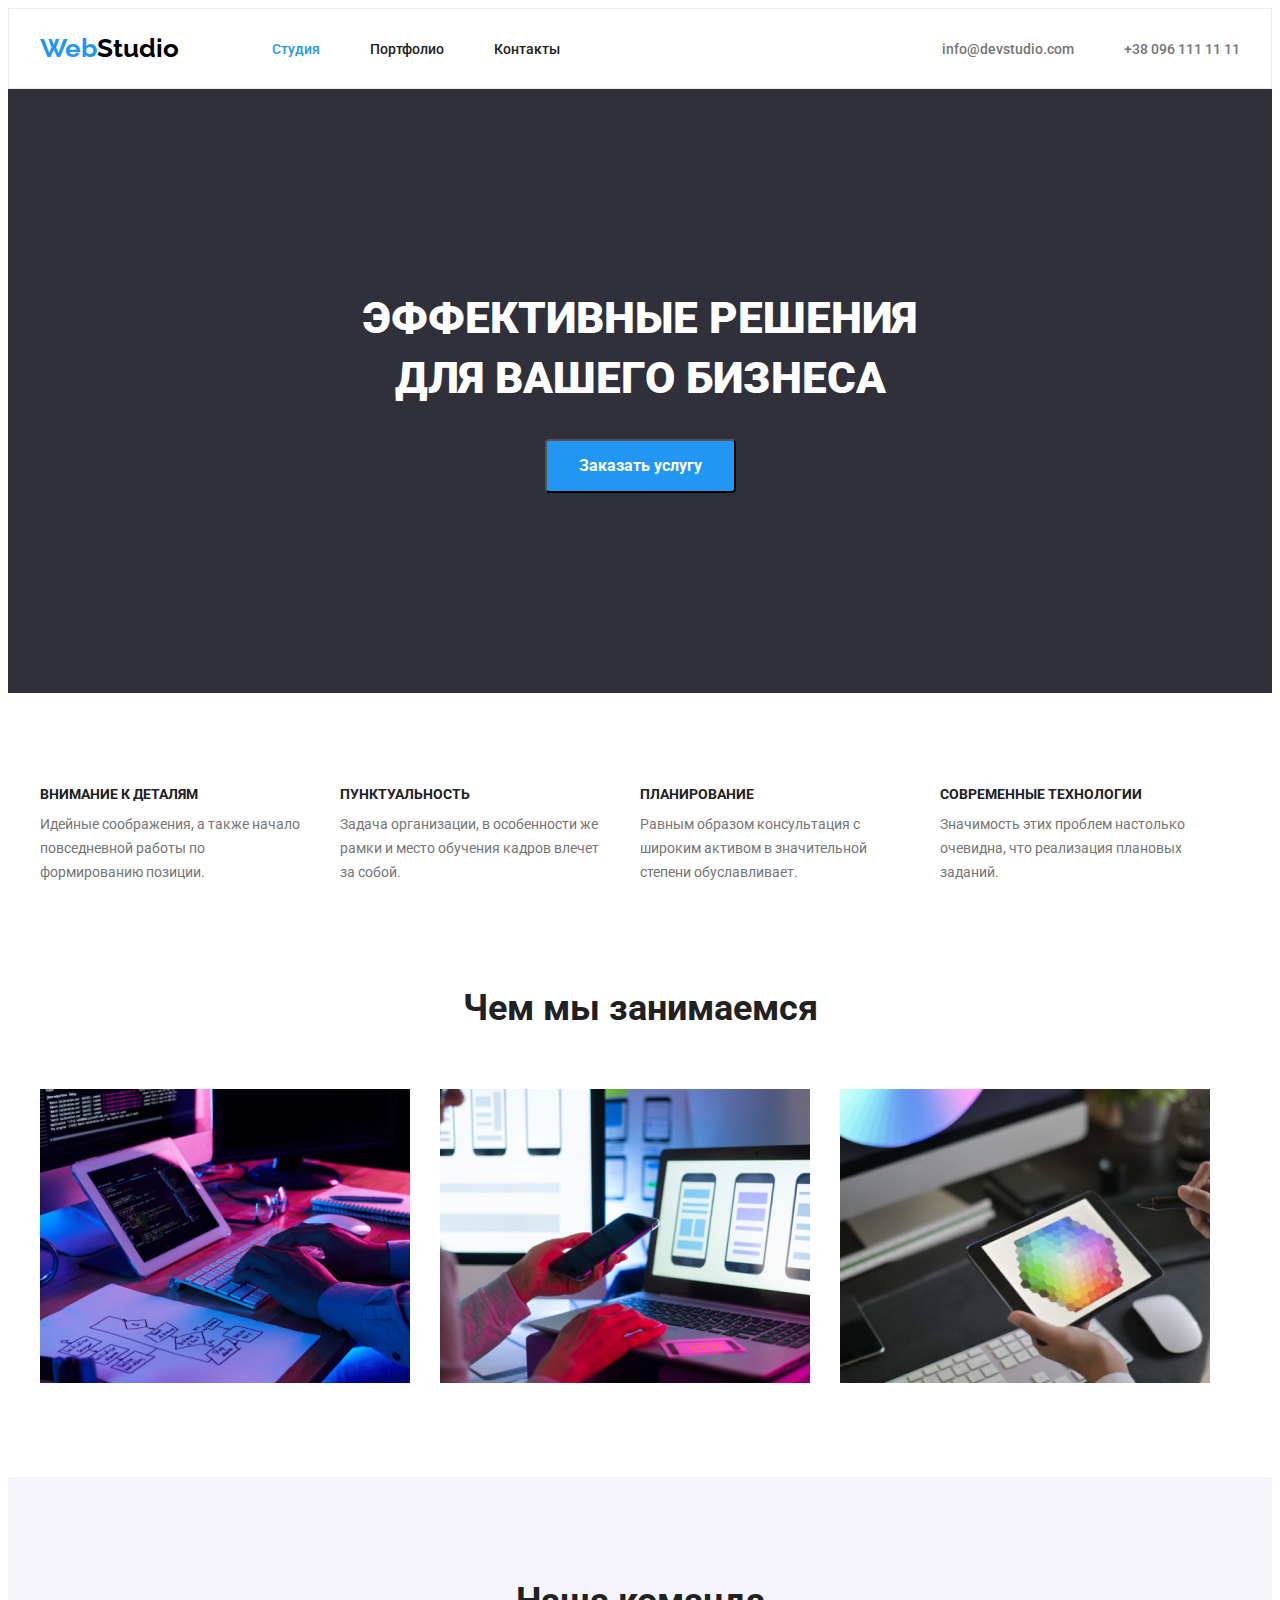
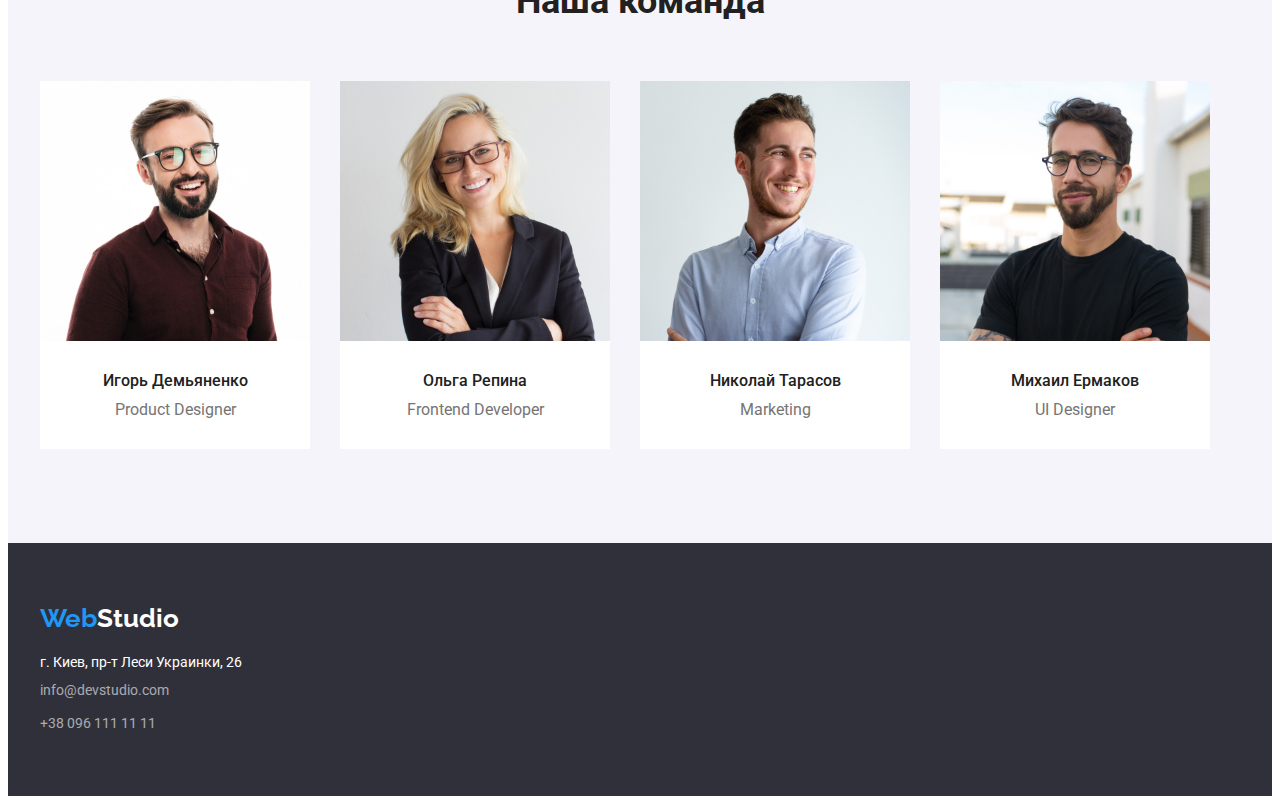
<file: index.html>
<!DOCTYPE html>
<html lang="en">

<head>
    <meta charset="UTF-8">
    <meta http-equiv="X-UA-Compatible" content="IE=edge">
    <meta name="viewport" content="width=device-width, initial-scale=1.0">
    <title>Document</title>
    <link href="https://fonts.googleapis.com/css2?family=Raleway:wght@700&family=Roboto:wght@400;500;700;900&display=swap"
        rel="stylesheet">
    <link rel="stylesheet" href="https://cdnjs.cloudflare.com/ajax/libs/modern-normalize/1.1.0/modern-normalize.min.css"
        integrity="sha512-wpPYUAdjBVSE4KJnH1VR1HeZfpl1ub8YT/NKx4PuQ5NmX2tKuGu6U/JRp5y+Y8XG2tV+wKQpNHVUX03MfMFn9Q=="
        crossorigin="anonymous" referrerpolicy="no-referrer" />
    <link rel="stylesheet" href="./css/styles.css">
</head>

<body>
    <!--Шапка-->
    <header class="header">
    <div class="container main-nav">   
        <nav class="nav">
                <a href="" class="logo">
                    <span>Web</span>Studio
                </a>
            <!-- Навігація-->
            <ul class="site-nav">
                <li class="item"><a href="./index.html" class="link current">Студия</a></li>
                <li class="item"><a href="./portfolio.html" class="link">Портфолио</a></li>
                <li class="item"><a href="" class="link">Контакты</a></li>
            </ul>
        </nav> 
        <!-- Контакти-->
        
        <ul class="contacts-list">
            <!-- Link to e-mail address -->
            <li class="item"><a href="mailto:info@devstudio.com" class="link">info@devstudio.com</a></li>
            <!-- Link to phone number  -->
            <li class="item"><a href="tel:+380961111111" class="link">+38 096 111 11 11</a> </li>
        </ul>
    </div>
    </header>
    <main> 
        <!--Герой-->
        <section class="hero">
            <h1 class="hero-title">Эффективные решения<br> для вашего бизнеса</h1>
            <button type="button" class="button">Заказать услугу</button>
        </section>
        <!--Переваги-->
        <section class="section section-preference">
            <div class="container">
                <ul class="preference">
                    <li class="item">
                        <h3 class="preference-title">Внимание к деталям</h3>
                        <p class="preference-text">Идейные соображения, а также начало повседневной работы по формированию позиции.</p>
                    </li>

                    <li class="item">
                        <h3 class="preference-title">Пунктуальность</h3>
                        <p class="preference-text">Задача организации, в особенности же рамки и место обучения кадров влечет за собой.</p>
                    </li>
                    <li class="item">
                        <h3 class="preference-title">Планирование</h3>
                        <p class="preference-text">Равным образом консультация с широким активом в значительной степени обуславливает.</p>
                    </li>
                    <li class="item">
                        <h3 class="preference-title">Современные технологии</h3>
                        <p class="preference-text">Значимость этих проблем настолько очевидна, что реализация плановых заданий.</p>
                    </li>
                </ul>
            </div>
        </section>
        <!--Чем мы занимаемся-->
        <section class="section ">
            <div class="container">
                <h2 class="section-title">Чем мы занимаемся</h2>
                <ul class="work">
                    <li class="item">
                        <img src="./images/img1.jpg" alt="" width="370">
                    </li>
                    <li class="item">
                        <img src="./images/img2.jpg" alt="" width="370">
                    </li>
                    <li class="item">
                        <img src="./images/img3.jpg" alt="" width="370">
                    </li>
                </ul>
            </div>
        </section> 
        <!--Наша команда-->
        <section class="section section-team">
            <div class="container">
                <h2 class="section-title">Наша команда</h2>
                <ul class="section-list">
                    <li class="item">
                        <img src="./images/img4.jpg" alt="Игорь Демьяненко" width="270"> 
                        <div class="item-box">
                            <h3 class="title-list">Игорь Демьяненко</h3>
                            <p class="title-text">Product Designer</p>
                        </div>
                    </li>
                    <li class="item">
                        <img src="./images/img5.jpg" alt="Ольга Репина" width="270">
                        <div class="item-box">
                            <h3 class="title-list">Ольга Репина</h3>
                            <p class="title-text">Frontend Developer</p>
                        </div>
                    </li>
                    <li class="item">
                        <img src="./images/img6.jpg" alt="Николай Тарасов" width="270">
                        <div class="item-box">
                            <h3 class="title-list">Николай Тарасов</h3>
                            <p class="title-text">Marketing</p>
                        </div>
                    </li>
                    <li class="item">
                        <img src="./images/img7.jpg" alt="Михаил Ермаков" width="270">
                        <div class="item-box">
                            <h3 class="title-list">Михаил Ермаков</h3>
                            <p class="title-text">UI Designer</p>
                        </div>
                    </li> 
                </ul>
            </div>
        </section>
    </main>

    <footer class="footer">
        <div class="container">
            <a href="" class="logo-footer">
                <span >Web</span>Studio
            </a>
            <address class="address">г. Киев, пр-т Леси Украинки, 26</address>
            <ul class="contacts">
                <!-- Link to e-mail address -->
                <li  ><a href="mailto:info@devstudio.com" class="link">info@devstudio.com</a></li>
                <!-- Link to phone number  -->
                <li class="item"><a href="tel:+380961111111" class="link">+38 096 111 11 11</a> </li>
            </ul>
        </div>
    </footer>


</body>

</html>
</file>
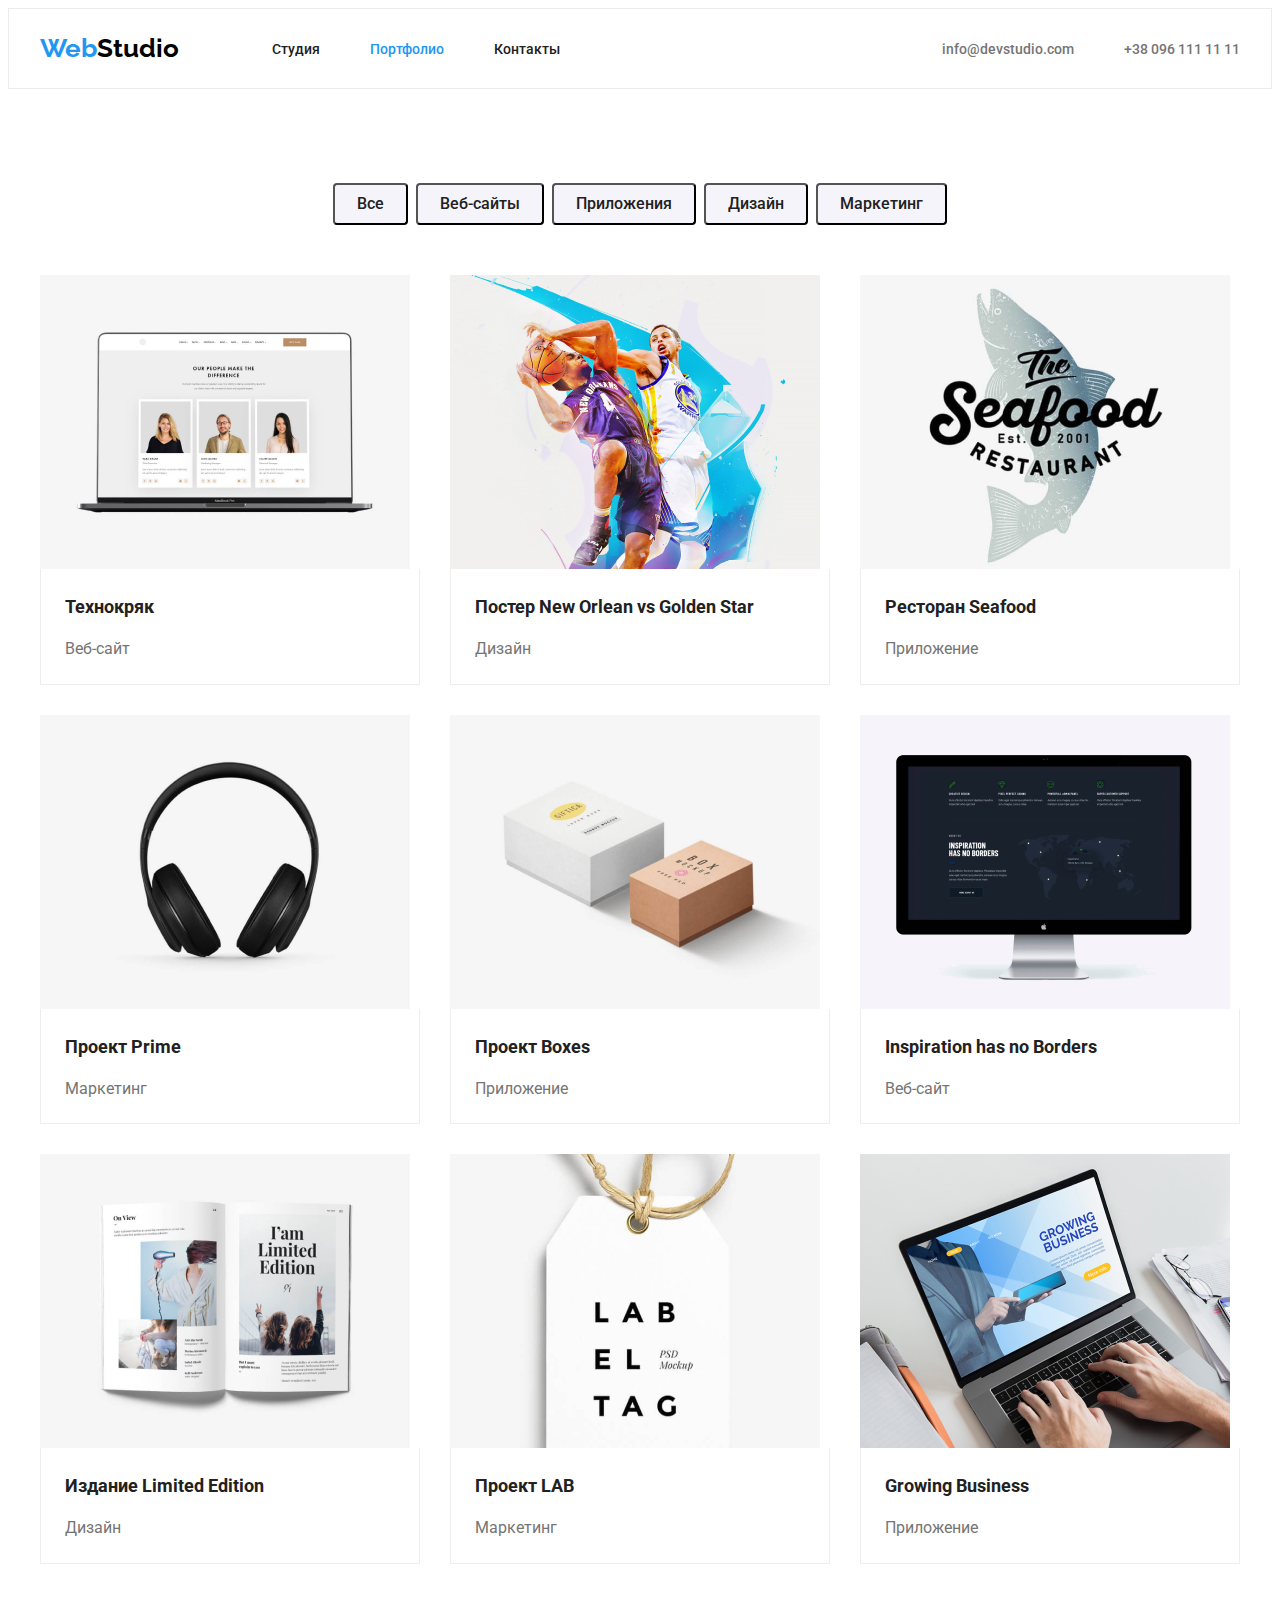
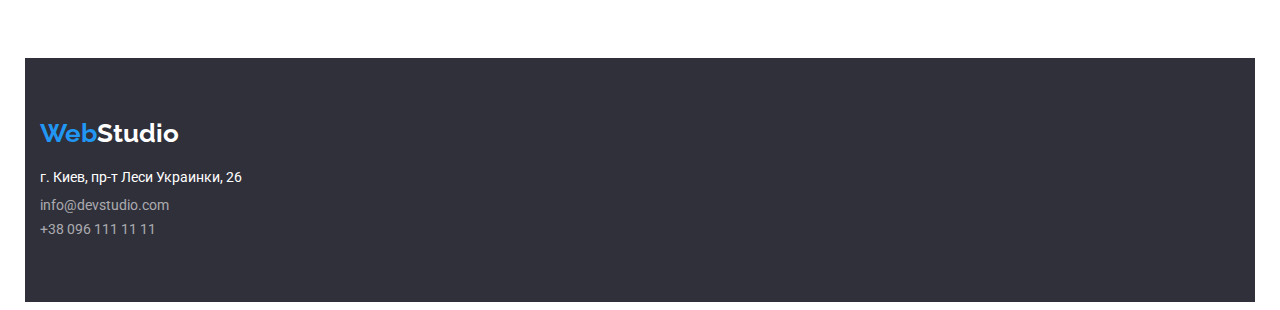
<file: portfolio.html>
<!DOCTYPE html>
<html lang="en">

<head>
    <meta charset="UTF-8">
    <meta http-equiv="X-UA-Compatible" content="IE=edge">
    <meta name="viewport" content="width=device-width, initial-scale=1.0">
    <title>Document</title>
    <link
        href="https://fonts.googleapis.com/css2?family=Raleway:wght@700&family=Roboto:wght@400;500;700;900&display=swap"
        rel="stylesheet">
        <link rel="stylesheet" href="https://cdnjs.cloudflare.com/ajax/libs/modern-normalize/1.1.0/modern-normalize.min.css"
            integrity="sha512-wpPYUAdjBVSE4KJnH1VR1HeZfpl1ub8YT/NKx4PuQ5NmX2tKuGu6U/JRp5y+Y8XG2tV+wKQpNHVUX03MfMFn9Q=="
            crossorigin="anonymous" referrerpolicy="no-referrer" />
    <link rel="stylesheet" href="./css/styles.css">
</head>

<body class="portfolio">
    <!--Шапка-->
    <header class="header">
        <div class="container main-nav">
            <nav class="nav">
                <a href="" class="logo">
                    <span>Web</span>Studio
                </a>
                <!-- Навігація-->
                <ul class="site-nav">
                    <li class="item"><a href="./index.html" class="link ">Студия</a></li>
                    <li class="item"><a href="./portfolio.html" class="link current">Портфолио</a></li>
                    <li class="item"><a href="" class="link">Контакты</a></li>
                </ul>
            </nav>
            <!-- Контакти-->
    
            <ul class="contacts-list">
                <!-- Link to e-mail address -->
                <li class="item"><a href="mailto:info@devstudio.com" class="link">info@devstudio.com</a></li>
                <!-- Link to phone number  -->
                <li class="item"><a href="tel:+380961111111" class="link">+38 096 111 11 11</a> </li>
            </ul>
        </div>
    </header>
    <main >
        <section class="section" >
            <div class="container">
            <ul class="button-list">
                <li class="item"><button type="button" class="button">Все</button></li>
                <li class="item"><button type="button" class="button">Веб-сайты</button></li>
                <li class="item"><button type="button" class="button">Приложения</button></li>
                <li class="item"><button type="button" class="button">Дизайн</button></li>
                <li class="item"><button type="button" class="button">Маркетинг</button></li>
            </ul>
            <ul class="img-list">
                <li class="item">
                    <a href="" class="link">
                            <img src="./images/portfolio1.jpg" alt="" width="370">
                        <div class="card">    
                            <h3 class="title">Технокряк</h3>
                            <p class="text">Веб-сайт</p>
                        </div>
                    </a>
                </li>
                <li class="item">
                    <a href="" class="link">
                            <img src="./images/portfolio2.jpg" alt="" width="370">
                        <div class="card">
                            <h3 class="title">Постер New Orlean vs Golden Star</h3>
                            <p class="text">Дизайн</p>
                        </div>
                    </a>
                </li>
                <li class="item">
                    <a href="" class="link">
                        <img src="./images/portfolio3.jpg" alt="" width="370">
                        <div class="card">
                            <h3 class="title">Ресторан Seafood</h3>
                            <p class="text">Приложение</p>
                        </div>
                    </a>
                </li>
                <li class="item">
                    <a href="" class="link">
                        <img src="./images/portfolio4.jpg" alt="" width="370">
                        <div class="card">
                            <h3 class="title">Проект Prime</h3>
                            <p class="text">Маркетинг</p>
                        </div>
                    </a>
                </li>
                <li class="item">
                    <a href="" class="link">
                        <img src="./images/portfolio5.jpg" alt="" width="370">
                        <div class="card">
                            <h3 class="title">Проект Boxes</h3>
                            <p class="text">Приложение</p>
                        </div>
                    </a>
                </li>
                <li class="item">
                    <a href="" class="link">
                        <img src="./images/portfolio6.jpg" alt="" width="370">
                        <div class="card">
                            <h3 class="title">Inspiration has no Borders</h3>
                            <p class="text">Веб-сайт</p>
                        </div>
                    </a>
                </li>
                <li class="item">
                    <a href="" class="link">
                        <img src="./images/portfolio7.jpg" alt="" width="370">
                        <div class="card">
                            <h3 class="title">Издание Limited Edition</h3>
                            <p class="text">Дизайн</p>
                        </div>
                    </a>
                </li>
                <li class="item">
                    <a href="" class="link">
                        <img src="./images/portfolio8.jpg" alt="" width="370">
                        <div class="card">
                            <h3 class="title">Проект LAB</h3>
                            <p class="text">Маркетинг</p>
                        </div>
                    </a>
                </li>
                <li class="item">
                    <a href="" class="link">
                        <img src="./images/portfolio9.jpg" alt="" width="370">
                        <div class="card">
                            <h3 class="title">Growing Business</h3>
                            <p class="text">Приложение</p>
                        </div>
                    </a>
                </li>
            </ul>
            </div>
        </section>

    </main>


    <footer class="footer container">
        <a href="" class="logo-footer">
            <span>Web</span>Studio
        </a>
        <address class="address">г. Киев, пр-т Леси Украинки, 26</address>
        <ul class="contacts">
            <!-- Link to e-mail address -->
            <li class="item"><a href="mailto:info@devstudio.com" class="link">info@devstudio.com</a></li>
            <!-- Link to phone number  -->
            <li><a href="tel:+380961111111" class="link">+38 096 111 11 11</a> </li>
        </ul>
    </footer>

    
    
    </body>
    
    </html>
</file>
<file: css/styles.css>
:root {
  --primery-text-color: #757575;
  --secondary-text-color: #212121;
  --accent-color: #2196f3;
  --black-color: #000000;
  --white-color: #ffffff;
  --primery-color-bg: #ffffff;
  --secondary-color-bg: #2f303a;
  --additional-bg-color: #f5f4fa;
  --focus-button-color: #188ce8;
  --address-color: rgba(255, 255, 255, 0.6);
  --card-set-gap: 30px;
}
/* основний колір тексту   color: #757575;  */
/*другорядний колір тексту color: #212121; */
/*акцент  #2196F3; */
/*білий колір color: #FFFFFF; */
/*чоний колір #000000; */
/*основний колір фону: #2f303a;*/
/*другорядний колір фону: #E5E5E5;*/
/* додатковий колір фону: #f5f4fa; */
/*колір фокусу кнопки: #188ce8;*/
/*колір адресу: rgba(255, 255, 255, 0.6);*/

/*марджин для сітки в портфоліо: 30px*/
body {
  background: var(--primery-color-bg);
  color: var(--primery-text-color);

  font-family: Roboto, sans-serif;
}
.container {
  margin-left: auto;
  margin-right: auto;
  width: 1200px;
  padding-left: 15px;
  padding-right: 15px;
}
ul {
  padding: 0;
  margin: 0;
  list-style: none;
}
.section {
  padding-top: 94px;
  padding-bottom: 94px;
}

h1,
h2,
h3,
h4,
h5,
h6,
p {
  margin: 0;
}
img {
  display: block;
}
.logo {
  text-decoration: none;
  font-family: Raleway;
  font-weight: 700;
  font-size: 26px;
  line-height: 1.19;
  color: var(--black-color);
}

.logo > span {
  color: var(--accent-color);
}
.header {
  padding-top: 24px;
  padding-bottom: 24px;
  border: 1px solid #ececec;
}
/*Навігація*/
.main-nav {
  display: flex;
  align-items: center;
}
.nav {
  display: flex;
  align-items: center;
}
.site-nav {
  display: flex;
  margin-left: 93px;
}

.site-nav .item + .item {
  margin-left: 50px;
}
.site-nav .link {
  text-decoration: none;
  font-weight: 500;
  font-size: 14px;
  line-height: 1.14;
  color: var(--secondary-text-color);
}

.site-nav .link:focus,
.site-nav .link:hover {
  color: var(--accent-color);
}
.site-nav .link.current {
  color: var(--accent-color);
}
/*Контакти*/

.contacts-list {
  display: flex;
  margin-left: auto;
}
.contacts-list .item + .item {
  margin-left: 50px;
}

.contacts-list .link {
  text-decoration: none;
  font-weight: 500;
  font-size: 14px;
  line-height: 1.14;
  color: var(--primery-text-color);
}
.contacts-list .link:hover,
.contacts-list .link:focus {
  color: var(--accent-color);
}
/*Герой*/
.hero {
  padding-top: 200px;
  padding-bottom: 200px;
  background: var(--secondary-color-bg);
  text-align: center;
}
.hero-title {
  margin-bottom: 30px;
  margin-top: 0;

  font-weight: 900;
  font-size: 44px;
  line-height: 1.36;
  text-transform: uppercase;
  color: var(--white-color);
}
.button {
  display: inline-block;
  border-radius: 4px;
  padding: 10px 32px;

  font-family: inherit;
  font-weight: bold;
  font-size: 16px;
  line-height: 1.88;
  color: var(--white-color);
  background: var(--accent-color);
  cursor: pointer;
}
.button:hover,
.button:focus {
  background: var(--focus-button-color);
}
/*Переваги*/
.section-preference {
  padding-bottom: 0;
}

.preference {
  display: flex;
}
.preference .item {
  width: 270px;
  margin-right: 30px;
}
.preference .item:nth-child(4n) {
  margin-right: 0;
}
.preference .preference-title {
  margin-top: 0;
  margin-bottom: 10px;
  font-size: 14px;
  line-height: 1.14;
  text-transform: uppercase;
  color: var(--secondary-text-color);
}
.preference .preference-text {
  margin-top: 0;
  margin-bottom: 0;
  font-size: 14px;
  line-height: 1.71;
}

/*Чем мы занимаемся*/
.work {
  display: flex;
}
.work .item {
  margin-right: 30px;
}
.work .item:nth-child(3n) {
  margin-right: 0;
}
.section-title {
  margin-top: 0;
  margin-bottom: 50px;
  font-size: 36px;
  line-height: 1.67;
  text-align: center;
  color: var(--secondary-text-color);
}
/*Наша команда*/
.section-team {
  background: var(--additional-bg-color);
}
.section-list {
  display: flex;
}
.section-list .item {
  margin-right: 30px;
  background-color: var(--white-color);
}
.section-list .item:nth-child(4n) {
  margin-right: 0;
}
.item-box {
  padding: 30px 32px;
}
.section-list .title-list {
  margin-top: 0;
  margin-bottom: 10px;
  font-weight: 500;
  font-size: 16px;
  line-height: 1.19;
  text-align: center;
  color: var(--secondary-text-color);
}
.section-list .title-text {
  margin-top: 0;
  margin-bottom: 0;
  font-size: 16px;
  line-height: 1.19;
  text-align: center;
}
/*Футер*/
.footer {
  background: var(--secondary-color-bg);
  padding-top: 60px;
  padding-bottom: 60px;
}
.logo-footer {
  font-family: Raleway;
  font-weight: 700;
  font-size: 26px;
  line-height: 1.19;
  color: var(--white-color);
  text-decoration: none;
}

.logo-footer > span {
  color: var(--accent-color);
}
.address {
  font-style: normal;
  font-weight: 400;
  font-size: 14px;
  line-height: 1.17;
  color: var(--white-color);
  margin-top: 20px;
}
.contacts {
  margin-top: 9px;
}
.contacts .item {
  margin-top: 9px;
}
.contacts .link {
  text-decoration: none;
  font-size: 14px;
  line-height: 1.71;
  color: var(--address-color);
}

/*portfolio*/
.button-list {
  display: flex;
  justify-content: center;
  margin-bottom: 50px;
}
.button-list .item {
  margin-right: 8px;
}
.button-list .item:last-child {
  margin-right: 0;
}
.button-list .button {
  font-family: inherit;
  font-weight: 500;
  font-size: 16px;
  line-height: 1.62;
  color: var(--secondary-text-color);
  background: var(--additional-bg-color);
  cursor: pointer;
  text-align: center;
  padding: 6px 22px;
}

.button-list .button:hover,
.button-list .button:focus {
  background: var(--accent-color);
  color: var(--white-color);
}
.img-list .link {
  text-decoration: none;
}

.img-list .title {
  font-size: 18px;
  line-height: 2;
  color: var(--secondary-text-color);
}

.img-list .text {
  font-size: 16px;
  line-height: 1.86;
  color: var(--primery-text-color);
}

.img-list {
  display: flex;
  flex-wrap: wrap;
  margin-top: calc(-1 * var(--card-set-gap));
  margin-left: calc(-1 * var(--card-set-gap));
}
.img-list .item {
  flex-basis: calc(100% / 3 - var(--card-set-gap));
  margin-top: var(--card-set-gap);
  margin-left: var(--card-set-gap);
}

.card {
  padding: 20px 24px;
  border-left: 1px solid #eeeeee;
  border-right: 1px solid #eeeeee;
  border-bottom: 1px solid #eeeeee;
}
.card .title {
  margin: 0 0 9px 0;
}
</file>
